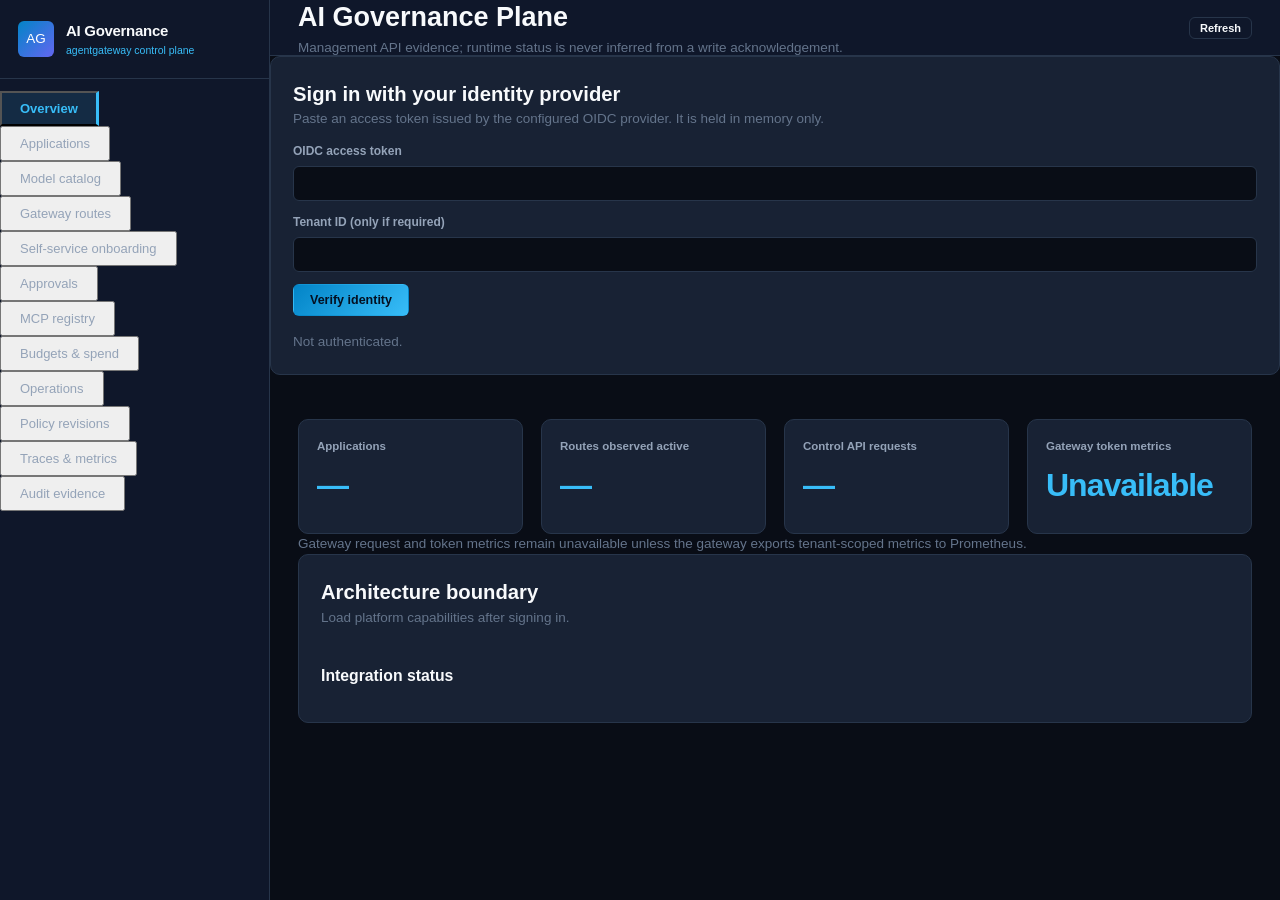
<file: ai-platform/apps/console/index.html>
<!DOCTYPE html>
<html lang="en">
<head>
  <meta charset="UTF-8">
  <meta name="viewport" content="width=device-width, initial-scale=1.0">
  <title>AI Governance Plane</title>
  <link rel="stylesheet" href="console.css">
</head>
<body>
  <div class="app-layout">
    <aside class="sidebar">
      <div class="sidebar-brand">
        <div class="brand-logo">AG</div>
        <div class="brand-text">
          <span class="brand-title">AI Governance</span>
          <span class="brand-subtitle">agentgateway control plane</span>
        </div>
      </div>
      <nav class="sidebar-nav" aria-label="Control plane sections">
        <button class="nav-link active" data-section="overview">Overview</button>
        <button class="nav-link" data-section="applications">Applications</button>
        <button class="nav-link" data-section="models">Model catalog</button>
        <button class="nav-link" data-section="routes">Gateway routes</button>
        <button class="nav-link" data-section="onboarding">Self-service onboarding</button>
        <button class="nav-link" data-section="approvals">Approvals</button>
        <button class="nav-link" data-section="mcp">MCP registry</button>
        <button class="nav-link" data-section="finops">Budgets & spend</button>
        <button class="nav-link" data-section="operations">Operations</button>
        <button class="nav-link" data-section="policies">Policy revisions</button>
        <button class="nav-link" data-section="traces">Traces & metrics</button>
        <button class="nav-link" data-section="audit">Audit evidence</button>
      </nav>
    </aside>

    <main class="main-content">
      <header class="topbar">
        <div>
          <h1>AI Governance Plane</h1>
          <p class="text-muted">Management API evidence; runtime status is never inferred from a write acknowledgement.</p>
        </div>
        <button class="btn btn-outline btn-sm" id="refresh-button">Refresh</button>
      </header>

      <section class="card" aria-labelledby="auth-heading">
        <h2 id="auth-heading">Sign in with your identity provider</h2>
        <p class="text-muted">Paste an access token issued by the configured OIDC provider. It is held in memory only.</p>
        <form id="auth-form" class="form-row">
          <label for="access-token">OIDC access token</label>
          <input id="access-token" class="form-input" type="password" autocomplete="off" required>
          <label for="tenant-context">Tenant ID (only if required)</label>
          <input id="tenant-context" class="form-input" type="text" autocomplete="off">
          <button class="btn btn-primary" type="submit">Verify identity</button>
        </form>
        <p id="auth-status" role="status" class="text-muted">Not authenticated.</p>
      </section>

      <p id="notice" role="status" aria-live="polite"></p>
      <div id="credential-result" class="card" hidden>
        <h3>One-time credential</h3>
        <p id="credential-state" class="text-muted"></p>
        <code id="credential-value"></code>
        <button id="copy-credential" class="btn btn-outline btn-sm">Copy</button>
        <button id="clear-credential" class="btn btn-outline btn-sm" type="button">Clear from screen</button>
        <p class="text-muted">Copy and store this securely now. It is not recoverable from the control plane after this response.</p>
      </div>

      <div class="tab-content">
        <section id="section-overview" class="tab-pane active">
          <div class="kpi-grid">
            <div class="kpi-card"><span class="kpi-label">Applications</span><span id="overview-apps" class="kpi-value">—</span></div>
            <div class="kpi-card"><span class="kpi-label">Routes observed active</span><span id="overview-routes" class="kpi-value">—</span></div>
            <div class="kpi-card"><span class="kpi-label">Control API requests</span><span id="overview-api-requests" class="kpi-value">—</span></div>
            <div class="kpi-card"><span class="kpi-label">Gateway token metrics</span><span id="overview-tokens" class="kpi-value">Unavailable</span></div>
          </div>
          <p class="text-muted">Gateway request and token metrics remain unavailable unless the gateway exports tenant-scoped metrics to Prometheus.</p>
          <section class="card" aria-labelledby="architecture-boundary-heading">
            <h2 id="architecture-boundary-heading">Architecture boundary</h2>
            <p id="control-plane-boundary" class="text-muted">Load platform capabilities after signing in.</p>
            <div id="ingress-capabilities" class="capability-grid"></div>
            <h3>Integration status</h3>
            <ul id="integration-capabilities" class="capability-list"></ul>
          </section>
        </section>

        <section id="section-applications" class="tab-pane">
          <h2>Applications</h2>
          <form id="application-form" class="card">
            <label for="application-name">Application name</label>
            <input id="application-name" class="form-input" required minlength="2" maxlength="64" pattern="[a-z0-9-]+">
            <label for="application-environment">Environment</label>
            <select id="application-environment" class="form-input">
              <option value="development">Development</option>
              <option value="staging">Staging</option>
              <option value="production">Production</option>
            </select>
            <label for="application-models">Allowed model names (comma-separated)</label>
            <input id="application-models" class="form-input" placeholder="claude-3-5-sonnet">
            <button class="btn btn-primary" type="submit">Register application</button>
          </form>
          <div class="table-container"><table class="data-table">
            <thead><tr><th>Name</th><th>Application ID</th><th>Environment</th><th>Models</th><th>Lifecycle</th><th>Key prefix</th></tr></thead>
            <tbody id="applications-table"></tbody>
          </table></div>
        </section>

        <section id="section-models" class="tab-pane">
          <h2>Approved model catalog</h2>
          <form id="model-form" class="card">
            <label for="model-name">Catalog name</label>
            <input id="model-name" class="form-input" required pattern="[a-z0-9][a-z0-9._-]{1,63}">
            <label for="model-provider">Provider</label>
            <select id="model-provider" class="form-input">
              <option value="anthropic">Anthropic</option><option value="openai">OpenAI</option>
              <option value="bedrock">Bedrock</option><option value="gemini">Gemini</option>
              <option value="vllm">vLLM</option>
            </select>
            <p id="model-capability-note" class="text-muted">Gateway-supported providers are determined by the active platform capability response.</p>
            <label for="provider-model">Provider model identifier</label>
            <input id="provider-model" class="form-input" required>
            <label for="provider-secret-ref">Kubernetes Secret reference (secret-name/key)</label>
            <input id="provider-secret-ref" class="form-input" required pattern="[a-z0-9][a-z0-9.-]*/[A-Za-z0-9._-]+">
            <button class="btn btn-primary" type="submit">Register model</button>
          </form>
          <div class="table-container"><table class="data-table">
            <thead><tr><th>Name</th><th>Provider</th><th>Provider model</th><th>Secret reference</th><th>State</th><th>Gateway routing</th></tr></thead>
            <tbody id="models-table"></tbody>
          </table></div>
        </section>

        <section id="section-routes" class="tab-pane">
          <h2>Gateway routes</h2>
          <form id="route-form" class="card">
            <label for="route-name">Route name</label>
            <input id="route-name" class="form-input" required pattern="[a-z0-9-]+">
            <label for="route-path">Path prefix</label>
            <input id="route-path" class="form-input" required placeholder="/v1/chat/completions">
            <label for="route-model">Primary model</label>
            <select id="route-model" class="form-input" required></select>
            <label for="guard-pattern">Optional request regex guard</label>
            <input id="guard-pattern" class="form-input" placeholder="Leave blank for no regex rule">
            <button class="btn btn-primary" type="submit">Validate and create route</button>
          </form>
          <div class="table-container"><table class="data-table">
            <thead><tr><th>Name</th><th>Path</th><th>Backend</th><th>State</th><th>Action</th></tr></thead>
            <tbody id="routes-table"></tbody>
          </table></div>
        </section>

        <section id="section-onboarding" class="tab-pane">
          <h2>Self-service onboarding</h2>
          <p class="text-muted">A reviewer must approve the request. Only its requester can complete it. Credentials are returned once.</p>
          <form id="onboarding-form" class="card">
            <label for="onboarding-name">Application name</label>
            <input id="onboarding-name" class="form-input" required minlength="2" maxlength="64" pattern="[a-z0-9-]+">
            <label for="onboarding-environment">Environment</label>
            <select id="onboarding-environment" class="form-input">
              <option value="development">Development</option><option value="staging">Staging</option><option value="production">Production</option>
            </select>
            <label for="onboarding-models">Requested model names (comma-separated)</label>
            <input id="onboarding-models" class="form-input">
            <label for="onboarding-quota">Requested monthly token quota (not enforced)</label>
            <input id="onboarding-quota" class="form-input" type="number" min="1" value="1000000">
            <button class="btn btn-primary" type="submit">Submit request</button>
          </form>
          <div class="table-container"><table class="data-table">
            <thead><tr><th>Application</th><th>Environment</th><th>Requester</th><th>Status</th><th>Application ID</th><th>Action</th></tr></thead>
            <tbody id="onboarding-table"></tbody>
          </table></div>
        </section>

        <section id="section-approvals" class="tab-pane">
          <h2>Approval requests</h2>
          <p class="text-muted">Only production application activation consumes approvals. Requesters cannot approve their own requests.</p>
          <form id="approval-form" class="card">
            <label for="approval-type">Request type</label>
            <select id="approval-type" class="form-input">
              <option value="application_activation">Production application activation</option>
              <option value="policy_change">Other policy request (record only)</option>
            </select>
            <label for="approval-resource">Target resource ID</label>
            <input id="approval-resource" class="form-input" required>
            <label for="approval-summary">Change summary</label>
            <input id="approval-summary" class="form-input" required>
            <label for="approval-diff">Proposed change</label>
            <textarea id="approval-diff" class="form-input" required></textarea>
            <button class="btn btn-primary" type="submit">Request approval</button>
          </form>
          <div class="table-container"><table class="data-table">
            <thead><tr><th>Type / target</th><th>Requester</th><th>Status</th><th>Decision</th><th>Action</th></tr></thead>
            <tbody id="approvals-table"></tbody>
          </table></div>
          <form id="activation-form" class="card">
            <h3>Activate approved production application</h3>
            <label for="activation-app">Application ID</label><input id="activation-app" class="form-input" required>
            <label for="activation-approval">Approved request ID</label><input id="activation-approval" class="form-input" required>
            <button class="btn btn-primary" type="submit">Activate and issue one-time key</button>
          </form>
        </section>

        <section id="section-mcp" class="tab-pane">
          <h2>MCP server registry</h2>
          <p class="text-muted">Discovery makes real HTTPS calls only to exact hosts in MCP_ALLOWED_HOSTS. Stored tool policies are not enforced by the gateway.</p>
          <form id="mcp-form" class="card">
            <label for="mcp-name">Server name</label><input id="mcp-name" class="form-input" required pattern="[a-z0-9-]+">
            <label for="mcp-url">HTTPS MCP endpoint</label><input id="mcp-url" class="form-input" type="url" required placeholder="https://mcp.example.com/rpc">
            <button class="btn btn-primary" type="submit">Register server</button>
          </form>
          <div class="table-container"><table class="data-table">
            <thead><tr><th>Name</th><th>Endpoint</th><th>Discovery</th><th>Tools</th><th>Policy enforcement</th><th>Action</th></tr></thead>
            <tbody id="mcp-table"></tbody>
          </table></div>
          <form id="mcp-policy-form" class="card">
            <h3>Store tool policy intent</h3>
            <label for="mcp-policy-server">Server ID</label><input id="mcp-policy-server" class="form-input" required>
            <label for="mcp-policy-tool">Tool name</label><input id="mcp-policy-tool" class="form-input" required>
            <label for="mcp-policy-cel">CEL expression</label><input id="mcp-policy-cel" class="form-input" value="true" required>
            <label for="mcp-policy-roles">Allowed roles (comma-separated)</label><input id="mcp-policy-roles" class="form-input">
            <button class="btn btn-primary" type="submit">Save policy intent</button>
          </form>
        </section>

        <section id="section-finops" class="tab-pane">
          <h2>Advisory budget</h2>
          <p class="text-muted">No request hard caps are enforced. Spend is shown only from a configured tenant-scoped Prometheus query; missing data is unknown.</p>
          <form id="budget-form" class="card">
            <label for="budget-monthly">Monthly budget (USD)</label><input id="budget-monthly" class="form-input" type="number" min="0.01" step="0.01" required>
            <label for="budget-threshold">Alert threshold (%)</label><input id="budget-threshold" class="form-input" type="number" min="1" max="100" value="80" required>
            <button class="btn btn-primary" type="submit">Save advisory budget</button>
          </form>
          <pre id="budget-status">Not loaded.</pre>
        </section>

        <section id="section-operations" class="tab-pane">
          <h2>Read-only route observations</h2>
          <p class="text-muted">This view reads controller/resource status. It does not repair drift or write Kubernetes resources.</p>
          <button id="refresh-drift" class="btn btn-outline">Refresh observations</button>
          <pre id="operations-output">Not queried.</pre>
        </section>

        <section id="section-policies" class="tab-pane">
          <h2>Route policy revisions</h2>
          <p class="text-muted">Rollback submits a new desired revision; it does not guarantee runtime recovery.</p>
          <form id="revisions-form" class="card">
            <label for="revision-route">Route ID</label><input id="revision-route" class="form-input" required>
            <button class="btn btn-outline" type="submit">Load revisions</button>
          </form>
          <label for="revision-source">Source revision to restore</label>
          <select id="revision-source" class="form-input"></select>
          <button id="rollback-button" class="btn btn-primary" type="button">Submit rollback</button>
          <pre id="revisions-output">No revisions loaded.</pre>
        </section>

        <section id="section-traces" class="tab-pane">
          <h2>Tempo traces</h2>
          <p class="text-muted">Only fields returned by Tempo are shown. Token counts and costs are not inferred.</p>
          <div class="table-container"><table class="data-table">
            <thead><tr><th>Trace ID</th><th>Service</th><th>Trace</th><th>Duration (ms)</th></tr></thead>
            <tbody id="traces-table"></tbody>
          </table></div>
          <h2>Prometheus metrics</h2>
          <pre id="metrics-output">Not queried.</pre>
        </section>

        <section id="section-audit" class="tab-pane">
          <h2>Tenant audit evidence</h2>
          <div class="table-container"><table class="data-table">
            <thead><tr><th>Time</th><th>Actor</th><th>Action</th><th>Resource</th><th>Event hash</th></tr></thead>
            <tbody id="audit-table"></tbody>
          </table></div>
        </section>
      </div>
    </main>
  </div>
  <script src="console.js"></script>
</body>
</html>
</file>
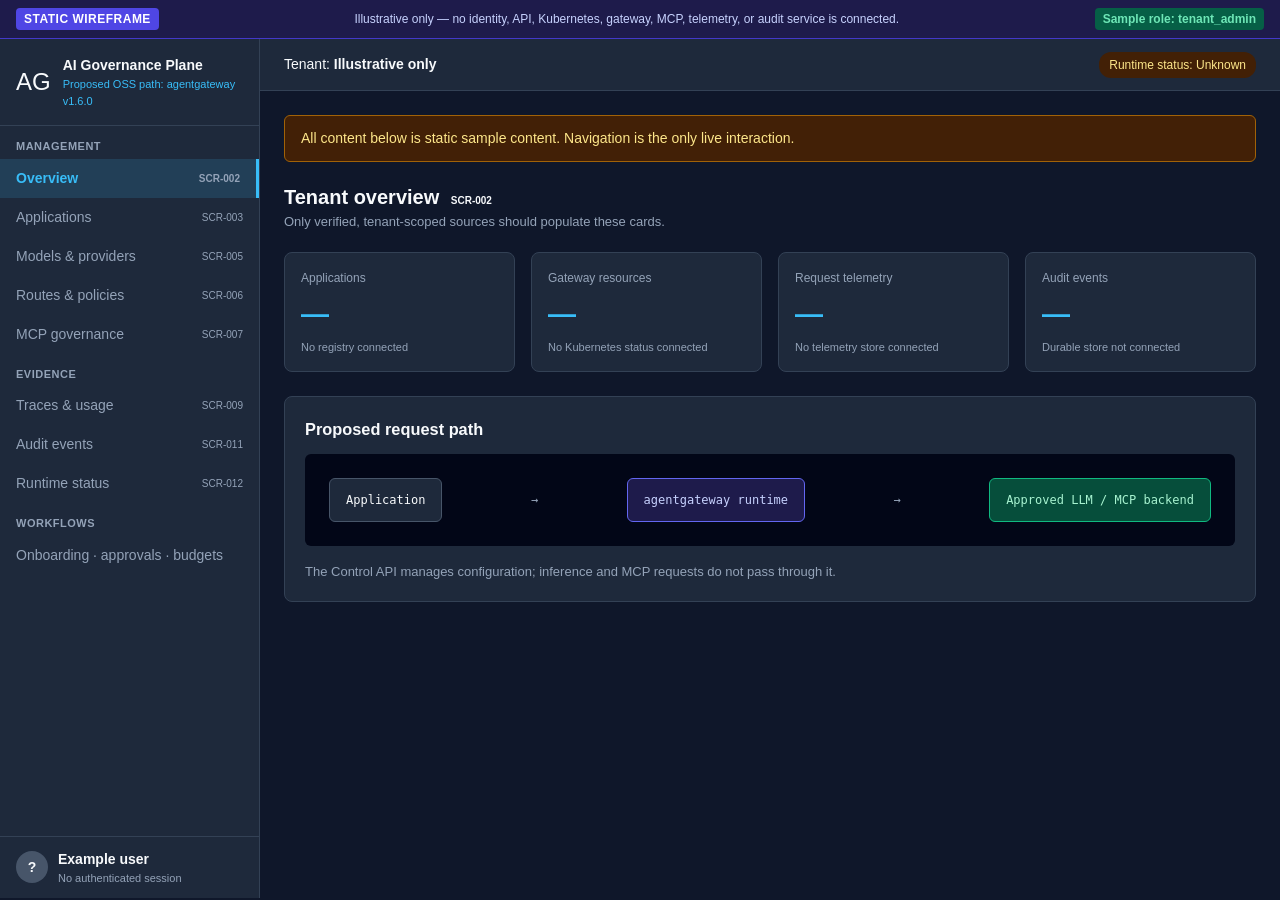
<file: ai-platform/docs/wireframes/prototype/index.html>
<!doctype html>
<html lang="en">
<head>
  <meta charset="utf-8">
  <meta name="viewport" content="width=device-width, initial-scale=1">
  <title>AI Governance Plane — Wireframe Prototype</title>
  <link rel="stylesheet" href="style.css">
</head>
<body>
  <div class="prototype-banner" role="note">
    <span class="banner-tag">STATIC WIREFRAME</span>
    <span class="banner-text">Illustrative only — no identity, API, Kubernetes, gateway, MCP, telemetry, or audit service is connected.</span>
    <span class="user-role-badge">Sample role: tenant_admin</span>
  </div>

  <div class="app-layout">
    <nav class="sidebar" aria-label="Primary navigation">
      <div class="brand">
        <div class="brand-icon" aria-hidden="true">AG</div>
        <div class="brand-name">AI Governance Plane<span class="brand-sub">Proposed OSS path: agentgateway v1.6.0</span></div>
      </div>
      <div class="nav-section">MANAGEMENT</div>
      <ul class="nav-links">
        <li><button class="nav-item active" data-screen="overview">Overview <span>SCR-002</span></button></li>
        <li><button class="nav-item" data-screen="applications">Applications <span>SCR-003</span></button></li>
        <li><button class="nav-item" data-screen="models">Models &amp; providers <span>SCR-005</span></button></li>
        <li><button class="nav-item" data-screen="routes">Routes &amp; policies <span>SCR-006</span></button></li>
        <li><button class="nav-item" data-screen="mcp">MCP governance <span>SCR-007</span></button></li>
      </ul>
      <div class="nav-section">EVIDENCE</div>
      <ul class="nav-links">
        <li><button class="nav-item" data-screen="traces">Traces &amp; usage <span>SCR-009</span></button></li>
        <li><button class="nav-item" data-screen="audit">Audit events <span>SCR-011</span></button></li>
        <li><button class="nav-item" data-screen="status">Runtime status <span>SCR-012</span></button></li>
      </ul>
      <div class="nav-section">WORKFLOWS</div>
      <ul class="nav-links">
        <li><button class="nav-item" data-screen="workflows">Onboarding · approvals · budgets</button></li>
      </ul>
      <div class="nav-footer">
        <div class="user-info">
          <div class="avatar" aria-hidden="true">?</div>
          <div class="details">
            <span class="name">Example user</span>
            <span class="email">No authenticated session</span>
          </div>
        </div>
      </div>
    </nav>

    <main class="content-area">
      <header class="top-header">
        <span>Tenant: <strong>Illustrative only</strong></span>
        <span class="gateway-status-pill status-unknown">Runtime status: Unknown</span>
      </header>

      <div class="view-container">
        <div id="prototypeMessage" class="prototype-note" role="status" aria-live="polite">
          All content below is static sample content. Navigation is the only live interaction.
        </div>

        <section id="screen-overview" class="view-section active">
          <div class="section-header">
            <div>
              <h2>Tenant overview <span class="tag">SCR-002</span></h2>
              <p class="subtitle">Only verified, tenant-scoped sources should populate these cards.</p>
            </div>
          </div>
          <div class="metrics-grid">
            <div class="metric-card"><span class="metric-title">Applications</span><span class="metric-value">—</span><span class="metric-meta">No registry connected</span></div>
            <div class="metric-card"><span class="metric-title">Gateway resources</span><span class="metric-value">—</span><span class="metric-meta">No Kubernetes status connected</span></div>
            <div class="metric-card"><span class="metric-title">Request telemetry</span><span class="metric-value">—</span><span class="metric-meta">No telemetry store connected</span></div>
            <div class="metric-card"><span class="metric-title">Audit events</span><span class="metric-value">—</span><span class="metric-meta">Durable store not connected</span></div>
          </div>
          <div class="card mt-4">
            <h3>Proposed request path</h3>
            <div class="topology-diagram">
              <div class="node client">Application</div>
              <div class="arrow">→</div>
              <div class="node gateway">agentgateway runtime</div>
              <div class="arrow">→</div>
              <div class="node upstream">Approved LLM / MCP backend</div>
            </div>
            <p class="subtitle mt-3">The Control API manages configuration; inference and MCP requests do not pass through it.</p>
          </div>
        </section>

        <section id="screen-applications" class="view-section">
          <div class="section-header"><div><h2>Applications <span class="tag">SCR-003 · F-002</span></h2><p class="subtitle">Tenant ownership is derived from authenticated membership, not a client-supplied tenant ID.</p></div></div>
          <div class="card">
            <p>No application data is connected.</p>
            <p class="subtitle mt-2">The separate API console supports eligible one-time issuance and approved production activation. This static prototype does not connect to it.</p>
            <button class="btn btn-primary mt-3" data-action="preview">Preview registration state</button>
          </div>
        </section>

        <section id="screen-models" class="view-section">
          <div class="section-header"><div><h2>Models &amp; providers <span class="tag">SCR-005 · F-004</span></h2><p class="subtitle">Store provider/model metadata and Secret references; never show secret plaintext.</p></div></div>
          <div class="card">
            <p>No approved backend catalog is connected.</p>
            <p class="subtitle mt-2">Provider health remains Unknown until verified by a real integration.</p>
            <button class="btn btn-primary mt-3" data-action="preview">Preview backend form</button>
          </div>
        </section>

        <section id="screen-routes" class="view-section">
          <div class="section-header"><div><h2>Routes &amp; policies <span class="tag">SCR-006 · F-005/F-006</span></h2><p class="subtitle">Desired resources are written to Kubernetes; the controller publishes observed status.</p></div></div>
          <div class="card">
            <div class="lifecycle-pipeline" aria-label="Proposed lifecycle">
              <div class="pipe-step completed">Draft</div>
              <div class="pipe-step completed">Validated</div>
              <div class="pipe-step active">Pending controller observation</div>
              <div class="pipe-step">Observed or rejected</div>
            </div>
            <p class="mt-3">A Kubernetes write acknowledgement is not runtime confirmation. No direct gateway admin apply endpoint is represented here.</p>
            <p class="subtitle mt-2">The API stores checksummed route revisions and can submit a rollback; live controller behavior is unverified. Production application activation has a separate approval workflow.</p>
            <button class="btn btn-primary mt-3" data-action="preview">Preview validation state</button>
          </div>
        </section>

        <section id="screen-mcp" class="view-section">
          <div class="section-header"><div><h2>MCP governance <span class="tag">SCR-007 · F-007</span></h2><p class="subtitle">Discovery and authorization require a real MCP server and pinned gateway integration.</p></div></div>
          <div class="card">
            <p>No MCP server is connected; no tools have been discovered.</p>
            <p class="subtitle mt-2">The API can discover tools from an allowlisted server and store policy intent. Policies are not published to or enforced by agentgateway. This prototype cannot test `tools/list` visibility or `tools/call` enforcement.</p>
            <button class="btn btn-primary mt-3" data-action="preview">Preview discovery states</button>
          </div>
        </section>

        <section id="screen-traces" class="view-section">
          <div class="section-header"><div><h2>Traces &amp; usage <span class="tag">SCR-009 · F-010</span></h2><p class="subtitle">Only actual gateway-generated telemetry should appear.</p></div></div>
          <div class="card"><p>No telemetry source is connected.</p><p class="subtitle mt-2">Missing token/usage fields are unavailable, not zero or estimated.</p></div>
        </section>

        <section id="screen-audit" class="view-section">
          <div class="section-header"><div><h2>Audit events <span class="tag">SCR-011 · F-012</span></h2><p class="subtitle">Durable management events, tenant-scoped and secret-redacted.</p></div></div>
          <div class="card"><p>No API or durable audit store is connected to this static prototype.</p><p class="subtitle mt-2">Persistent audit source exists in the API, but this is not presented as a compliance ledger or signed export.</p></div>
        </section>

        <section id="screen-status" class="view-section">
          <div class="section-header"><div><h2>Runtime status <span class="tag">SCR-012 · F-013</span></h2><p class="subtitle">Read actual Kubernetes resource/controller conditions.</p></div></div>
          <div class="card"><span class="status-badge">Unknown</span><p class="mt-2">No controller status source is connected to this static prototype. The API exposes read-only route observations; it does not reconcile or remediate drift.</p></div>
        </section>

        <section id="screen-workflows" class="view-section">
          <div class="section-header"><div><h2>API-backed workflows <span class="tag">Static prototype only</span></h2></div></div>
          <div class="card deferred-card">
            <h3>Available in the separate API console; not connected here</h3>
            <ul>
              <li>Self-service onboarding submission, review, and requester completion (F-003)</li>
              <li>Tenant-scoped approval decisions; only matching production application activation consumes approval (F-008)</li>
              <li>Advisory budgets and observed Prometheus spend when configured; no runtime hard caps (F-011)</li>
              <li>Checksummed route revisions and rollback submission; no guaranteed recovery (F-009)</li>
              <li>Read-only operational drift observations; no automated remediation (F-013)</li>
            </ul>
            <p class="subtitle mt-3">This page is illustrative and no action changes platform or gateway state.</p>
          </div>
        </section>
      </div>
    </main>
  </div>
  <script src="app.js"></script>
</body>
</html>
</file>
<file: ai-platform/apps/console/console.css>
/* Modern Dark-Mode Enterprise Design System for AI Governance Console */
:root {
  --bg-base: #090d16;
  --bg-surface: #0f172a;
  --bg-card: #182234;
  --bg-card-hover: #1e293b;
  --border-subtle: #27354a;
  --border-focus: #38bdf8;
  --text-primary: #f8fafc;
  --text-secondary: #94a3b8;
  --text-muted: #64748b;
  --accent-cyan: #38bdf8;
  --accent-indigo: #6366f1;
  --status-success: #10b981;
  --status-warning: #f59e0b;
  --status-danger: #ef4444;
  --status-info: #0ea5e9;
  --font-sans: 'Plus Jakarta Sans', -apple-system, sans-serif;
  --font-mono: 'JetBrains Mono', monospace;
  --radius-sm: 6px;
  --radius-md: 10px;
  --radius-lg: 16px;
  --shadow-sm: 0 1px 2px rgba(0,0,0,0.3);
  --shadow-md: 0 4px 6px -1px rgba(0,0,0,0.4);
}

* {
  box-sizing: border-box;
  margin: 0;
  padding: 0;
}

body {
  background-color: var(--bg-base);
  color: var(--text-primary);
  font-family: var(--font-sans);
  font-size: 13.5px;
  line-height: 1.5;
  -webkit-font-smoothing: antialiased;
}

/* Layout */
.app-layout {
  display: flex;
  height: 100vh;
  overflow: hidden;
}

/* Sidebar */
.sidebar {
  width: 270px;
  background-color: var(--bg-surface);
  border-right: 1px solid var(--border-subtle);
  display: flex;
  flex-direction: column;
}

.sidebar-brand {
  display: flex;
  align-items: center;
  gap: 12px;
  padding: 20px 18px;
  border-bottom: 1px solid var(--border-subtle);
}

.brand-logo {
  width: 36px;
  height: 36px;
  border-radius: var(--radius-sm);
  background: linear-gradient(135deg, #0284c7, #6366f1);
  display: flex;
  align-items: center;
  justify-content: center;
  color: #fff;
}

.brand-title {
  display: block;
  font-weight: 700;
  font-size: 15px;
  letter-spacing: -0.3px;
}

.brand-subtitle {
  display: block;
  font-size: 10.5px;
  color: var(--accent-cyan);
  font-weight: 500;
}

.tenant-switcher-card {
  padding: 12px 16px;
  background: rgba(15, 23, 42, 0.6);
  border-bottom: 1px solid var(--border-subtle);
}

.tenant-switcher-card label {
  display: block;
  font-size: 10px;
  font-weight: 700;
  text-transform: uppercase;
  color: var(--text-muted);
  margin-bottom: 4px;
}

.tenant-switcher-card select {
  width: 100%;
  padding: 6px 10px;
  background: var(--bg-card);
  border: 1px solid var(--border-subtle);
  border-radius: var(--radius-sm);
  color: var(--text-primary);
  font-size: 12px;
  font-family: inherit;
  outline: none;
}

.sidebar-nav {
  flex: 1;
  overflow-y: auto;
  padding: 12px 0;
}

.nav-category {
  padding: 10px 18px 4px 18px;
  font-size: 10px;
  font-weight: 700;
  color: var(--text-muted);
  text-transform: uppercase;
  letter-spacing: 0.8px;
}

.nav-link {
  display: flex;
  align-items: center;
  gap: 10px;
  padding: 8px 18px;
  color: var(--text-secondary);
  text-decoration: none;
  font-weight: 500;
  cursor: pointer;
  transition: all 0.15s ease;
  font-size: 13px;
}

.nav-link:hover {
  background: rgba(56, 189, 248, 0.06);
  color: var(--text-primary);
}

.nav-link.active {
  background: rgba(56, 189, 248, 0.12);
  color: var(--accent-cyan);
  border-right: 3px solid var(--accent-cyan);
  font-weight: 600;
}

.nav-link .badge {
  margin-left: auto;
  background: var(--status-danger);
  color: #fff;
  padding: 1px 6px;
  border-radius: 10px;
  font-size: 10px;
}

.sidebar-footer {
  padding: 14px 18px;
  border-top: 1px solid var(--border-subtle);
  background: rgba(15, 23, 42, 0.4);
}

.user-chip {
  display: flex;
  align-items: center;
  gap: 10px;
}

.user-avatar {
  width: 32px;
  height: 32px;
  border-radius: 50%;
  background: #334155;
  color: var(--accent-cyan);
  display: flex;
  align-items: center;
  justify-content: center;
  font-weight: 700;
  font-size: 12px;
}

.user-name {
  display: block;
  font-weight: 600;
  font-size: 12px;
}

.user-role {
  display: block;
  font-size: 10.5px;
  color: var(--text-muted);
}

/* Main Area */
.main-content {
  flex: 1;
  display: flex;
  flex-direction: column;
  overflow-y: auto;
}

.topbar {
  height: 56px;
  background: var(--bg-surface);
  border-bottom: 1px solid var(--border-subtle);
  padding: 0 28px;
  display: flex;
  align-items: center;
  justify-content: space-between;
}

.search-box {
  display: flex;
  align-items: center;
  gap: 8px;
  background: var(--bg-base);
  border: 1px solid var(--border-subtle);
  border-radius: var(--radius-sm);
  padding: 6px 12px;
  width: 380px;
}

.search-box input {
  background: transparent;
  border: none;
  color: var(--text-primary);
  font-family: inherit;
  font-size: 12.5px;
  width: 100%;
  outline: none;
}

.topbar-actions {
  display: flex;
  align-items: center;
  gap: 16px;
}

.gateway-status {
  display: flex;
  align-items: center;
  gap: 8px;
  background: rgba(16, 185, 129, 0.12);
  color: #34d399;
  border: 1px solid rgba(16, 185, 129, 0.3);
  padding: 4px 12px;
  border-radius: 20px;
  font-size: 11.5px;
  font-weight: 600;
}

.status-dot {
  width: 8px;
  height: 8px;
  border-radius: 50%;
  background: #34d399;
  box-shadow: 0 0 6px #34d399;
}

.tab-content {
  padding: 28px;
}

.tab-pane {
  display: none;
}

.tab-pane.active {
  display: block;
}

.page-header {
  display: flex;
  justify-content: space-between;
  align-items: flex-start;
  margin-bottom: 24px;
}

.page-header h1 {
  font-size: 22px;
  font-weight: 700;
  letter-spacing: -0.5px;
}

.text-muted { color: var(--text-muted); }
.text-success { color: #34d399; }
.text-warning { color: #fbbf24; }
.text-info { color: #38bdf8; }

/* KPI Cards */
.kpi-grid {
  display: grid;
  grid-template-columns: repeat(4, 1fr);
  gap: 18px;
}

.kpi-card {
  background: var(--bg-card);
  border: 1px solid var(--border-subtle);
  border-radius: var(--radius-md);
  padding: 18px;
  transition: transform 0.15s ease;
}

.kpi-card:hover {
  transform: translateY(-2px);
  border-color: var(--border-focus);
}

.capability-grid {
  display: grid;
  grid-template-columns: repeat(auto-fit, minmax(220px, 1fr));
  gap: 12px;
  margin: 14px 0 22px;
}

.capability-card {
  padding: 16px;
  border: 1px solid var(--border-subtle);
  border-radius: var(--radius-md);
  background: var(--bg-surface);
}

.capability-card strong,
.capability-state {
  display: block;
}

.capability-state {
  margin-top: 8px;
  color: var(--status-warning);
  font-weight: 700;
}

.capability-card p {
  margin-top: 8px;
}

.capability-list {
  display: grid;
  grid-template-columns: repeat(auto-fit, minmax(220px, 1fr));
  gap: 8px 24px;
  margin: 12px 0 0 20px;
  color: var(--text-secondary);
  text-transform: capitalize;
}

.kpi-label {
  display: block;
  font-size: 11.5px;
  color: var(--text-secondary);
  font-weight: 600;
}

.kpi-value {
  display: block;
  font-size: 32px;
  font-weight: 800;
  color: var(--accent-cyan);
  margin: 6px 0;
  letter-spacing: -1px;
}

.kpi-meta {
  display: block;
  font-size: 11px;
  font-weight: 500;
}

/* Card */
.card {
  background: var(--bg-card);
  border: 1px solid var(--border-subtle);
  border-radius: var(--radius-md);
  padding: 22px;
  margin-bottom: 16px;
}

.card label {
  display: block;
  margin: 12px 0 6px;
  color: var(--text-secondary);
  font-weight: 600;
}

.card .form-input {
  display: block;
  margin-bottom: 12px;
}

.card textarea.form-input {
  min-height: 88px;
  resize: vertical;
}

.card h3 {
  margin-bottom: 8px;
}

.card-header {
  display: flex;
  justify-content: space-between;
  align-items: center;
  margin-bottom: 16px;
}

.mt-2 { margin-top: 8px; }
.mt-3 { margin-top: 16px; }
.mt-4 { margin-top: 24px; }

/* Buttons */
.btn {
  display: inline-flex;
  align-items: center;
  justify-content: center;
  padding: 8px 16px;
  font-size: 12.5px;
  font-weight: 600;
  font-family: inherit;
  border-radius: var(--radius-sm);
  cursor: pointer;
  border: 1px solid transparent;
  transition: all 0.15s ease;
}

.btn-primary {
  background: linear-gradient(135deg, #0284c7, #38bdf8);
  color: #041021;
}

.btn-primary:hover {
  opacity: 0.95;
}

.btn-secondary {
  background: var(--bg-card-hover);
  color: var(--text-primary);
  border-color: var(--border-subtle);
}

.btn-outline {
  background: transparent;
  border-color: var(--border-subtle);
  color: var(--text-primary);
}

.btn-outline:hover {
  background: var(--bg-card-hover);
}

.btn-sm {
  padding: 4px 10px;
  font-size: 11px;
}

/* Tables */
.table-container {
  background: var(--bg-card);
  border: 1px solid var(--border-subtle);
  border-radius: var(--radius-md);
  margin-bottom: 16px;
  overflow-x: auto;
}

.data-table {
  width: 100%;
  border-collapse: collapse;
}

.data-table th, .data-table td {
  padding: 14px 18px;
  text-align: left;
  border-bottom: 1px solid var(--border-subtle);
}

.data-table th {
  background: rgba(15, 23, 42, 0.8);
  font-size: 10.5px;
  font-weight: 700;
  text-transform: uppercase;
  color: var(--text-muted);
  letter-spacing: 0.5px;
}

.data-table td code {
  background: #090d16;
  padding: 3px 6px;
  border-radius: 4px;
  color: var(--accent-cyan);
  font-family: var(--font-mono);
  font-size: 11.5px;
}

/* Badges */
.badge {
  display: inline-block;
  padding: 3px 8px;
  border-radius: 4px;
  font-size: 10px;
  font-weight: 700;
  text-transform: uppercase;
}

.badge-success { background: rgba(16, 185, 129, 0.15); color: #34d399; }
.badge-danger { background: rgba(239, 68, 68, 0.15); color: #f87171; }
.badge-warning { background: rgba(245, 158, 11, 0.15); color: #fbbf24; }

/* Architecture Visual */
.architecture-visual {
  display: flex;
  align-items: center;
  justify-content: space-between;
  background: #080c14;
  padding: 24px;
  border-radius: var(--radius-sm);
  border: 1px dashed var(--border-subtle);
}

.arch-box {
  padding: 16px 20px;
  border-radius: var(--radius-sm);
  text-align: center;
  flex: 1;
  max-width: 240px;
}

.arch-box strong { display: block; font-size: 13px; margin-bottom: 4px; }
.arch-box small { display: block; font-size: 11px; color: var(--text-muted); }

.client-box { background: #131c2e; border: 1px solid #334155; }
.gateway-box { background: #1a1638; border: 1px solid #6366f1; color: #c7d2fe; }
.llm-box { background: #064030; border: 1px solid #10b981; color: #a7f3d0; }

.arch-arrow {
  text-align: center;
  font-size: 18px;
  color: var(--text-muted);
}

.arch-arrow span {
  display: block;
  font-size: 10px;
  color: var(--accent-cyan);
  margin-bottom: 2px;
}

/* Wizard */
.wizard-box {
  background: var(--bg-card);
  border: 1px solid var(--border-subtle);
  border-radius: var(--radius-md);
  padding: 28px;
  max-width: 800px;
}

.wizard-steps-header {
  display: flex;
  gap: 12px;
  margin-bottom: 24px;
}

.step-chip {
  flex: 1;
  padding: 8px 12px;
  background: var(--bg-surface);
  border: 1px solid var(--border-subtle);
  border-radius: var(--radius-sm);
  text-align: center;
  font-size: 12px;
  font-weight: 600;
  color: var(--text-muted);
}

.step-chip.active {
  background: rgba(56, 189, 248, 0.12);
  border-color: var(--accent-cyan);
  color: var(--accent-cyan);
}

.form-row {
  margin-bottom: 16px;
}

.form-row label {
  display: block;
  font-size: 12px;
  font-weight: 600;
  margin-bottom: 6px;
}

.form-input {
  width: 100%;
  padding: 9px 12px;
  background: var(--bg-base);
  border: 1px solid var(--border-subtle);
  border-radius: var(--radius-sm);
  color: var(--text-primary);
  font-family: inherit;
  font-size: 13px;
}

pre {
  overflow: auto;
  padding: 14px;
  background: var(--bg-card);
  border: 1px solid var(--border-subtle);
  border-radius: var(--radius-sm);
  color: var(--text-secondary);
  white-space: pre-wrap;
  overflow-wrap: anywhere;
}

.checkbox-group {
  display: flex;
  flex-direction: column;
  gap: 10px;
}

.checkbox-group label {
  display: flex;
  align-items: center;
  gap: 8px;
  cursor: pointer;
}

.key-box {
  background: #040812;
  border: 1px dashed var(--accent-cyan);
  padding: 14px 18px;
  border-radius: var(--radius-sm);
  display: flex;
  align-items: center;
  justify-content: space-between;
  margin-top: 12px;
}

.key-box code {
  color: #38bdf8;
  font-family: var(--font-mono);
  font-size: 13px;
}

.code-preview {
  background: #040812;
  padding: 14px;
  border-radius: var(--radius-sm);
  font-family: var(--font-mono);
  font-size: 11.5px;
  color: #cbd5e1;
  overflow-x: auto;
}
</file>
<file: ai-platform/docs/wireframes/prototype/style.css>
/* AI Governance Plane — Wireframe Prototype Styles */
:root {
  --bg-primary: #0f172a;
  --bg-secondary: #1e293b;
  --bg-tertiary: #334155;
  --text-main: #f8fafc;
  --text-muted: #94a3b8;
  --accent: #38bdf8;
  --accent-hover: #0ea5e9;
  --success: #10b981;
  --warning: #f59e0b;
  --danger: #ef4444;
  --border-color: #334155;
  --font-family: -apple-system, BlinkMacSystemFont, "Segoe UI", Roboto, Helvetica, Arial, sans-serif;
}

* {
  box-sizing: border-box;
  margin: 0;
  padding: 0;
}

body {
  background-color: var(--bg-primary);
  color: var(--text-main);
  font-family: var(--font-family);
  font-size: 14px;
  line-height: 1.5;
}

/* Banner */
.prototype-banner {
  background: #1e1b4b;
  border-bottom: 1px solid #4338ca;
  color: #c7d2fe;
  padding: 8px 16px;
  display: flex;
  align-items: center;
  justify-content: space-between;
  font-size: 12px;
}

.banner-tag {
  background: #4f46e5;
  color: #ffffff;
  padding: 2px 8px;
  border-radius: 4px;
  font-weight: 700;
  letter-spacing: 0.5px;
}

.tenant-selector {
  display: flex;
  align-items: center;
  gap: 8px;
}

.tenant-selector select {
  background: var(--bg-secondary);
  color: var(--text-main);
  border: 1px solid var(--border-color);
  padding: 3px 8px;
  border-radius: 4px;
}

.user-role-badge {
  background: #065f46;
  color: #6ee7b7;
  padding: 2px 8px;
  border-radius: 4px;
  font-weight: 600;
}

/* Layout */
.app-layout {
  display: flex;
  height: calc(100vh - 41px);
}

/* Sidebar */
.sidebar {
  width: 260px;
  background-color: var(--bg-secondary);
  border-right: 1px solid var(--border-color);
  display: flex;
  flex-direction: column;
}

.brand {
  display: flex;
  align-items: center;
  gap: 12px;
  padding: 16px;
  border-bottom: 1px solid var(--border-color);
}

.brand-icon {
  font-size: 24px;
}

.brand-name {
  font-size: 14px;
  font-weight: 700;
  color: var(--text-main);
}

.brand-sub {
  display: block;
  font-size: 11px;
  font-weight: 400;
  color: var(--accent);
}

.nav-section {
  padding: 12px 16px 4px 16px;
  font-size: 11px;
  font-weight: 700;
  color: var(--text-muted);
  letter-spacing: 0.5px;
}

.nav-links {
  list-style: none;
}

.nav-item {
  display: flex;
  align-items: center;
  gap: 10px;
  padding: 9px 16px;
  cursor: pointer;
  color: var(--text-muted);
  transition: all 0.15s ease;
  font-size: 13px;
}

.nav-item:hover {
  background-color: rgba(56, 189, 248, 0.08);
  color: var(--text-main);
}

.nav-item.active {
  background-color: rgba(56, 189, 248, 0.15);
  color: var(--accent);
  border-right: 3px solid var(--accent);
  font-weight: 600;
}

.nav-item .badge {
  margin-left: auto;
  background: var(--danger);
  color: white;
  padding: 1px 6px;
  border-radius: 10px;
  font-size: 11px;
}

.nav-footer {
  margin-top: auto;
  padding: 12px 16px;
  border-top: 1px solid var(--border-color);
}

.user-info {
  display: flex;
  align-items: center;
  gap: 10px;
}

.avatar {
  width: 32px;
  height: 32px;
  border-radius: 50%;
  background: #475569;
  display: flex;
  align-items: center;
  justify-content: center;
  font-weight: 700;
}

.details .name {
  display: block;
  font-weight: 600;
}

.details .email {
  display: block;
  font-size: 11px;
  color: var(--text-muted);
}

/* Main Content */
.content-area {
  flex: 1;
  display: flex;
  flex-direction: column;
  overflow-y: auto;
}

.top-header {
  height: 52px;
  background: var(--bg-secondary);
  border-bottom: 1px solid var(--border-color);
  padding: 0 24px;
  display: flex;
  align-items: center;
  justify-content: space-between;
}

.journey-shortcuts {
  display: flex;
  align-items: center;
  gap: 8px;
}

.journey-label {
  font-size: 12px;
  color: var(--text-muted);
  font-weight: 600;
}

.gateway-status-pill {
  font-size: 12px;
  display: flex;
  align-items: center;
  gap: 8px;
  background: #064e3b;
  color: #a7f3d0;
  padding: 4px 10px;
  border-radius: 12px;
}

.status-indicator.live {
  width: 8px;
  height: 8px;
  border-radius: 50%;
  background: #34d399;
  box-shadow: 0 0 6px #34d399;
}

.view-container {
  padding: 24px;
}

.view-section {
  display: none;
}

.view-section.active {
  display: block;
}

.section-header {
  display: flex;
  justify-content: space-between;
  align-items: center;
  margin-bottom: 20px;
}

.section-header h2 {
  font-size: 20px;
  font-weight: 700;
}

.subtitle {
  color: var(--text-muted);
  font-size: 13px;
}

/* Cards & Grids */
.metrics-grid {
  display: grid;
  grid-template-columns: repeat(4, 1fr);
  gap: 16px;
}

.metric-card {
  background: var(--bg-secondary);
  border: 1px solid var(--border-color);
  border-radius: 8px;
  padding: 16px;
}

.metric-title {
  display: block;
  font-size: 12px;
  color: var(--text-muted);
  margin-bottom: 6px;
}

.metric-value {
  display: block;
  font-size: 28px;
  font-weight: 700;
  color: var(--accent);
}

.metric-meta {
  display: block;
  font-size: 11px;
  color: var(--text-muted);
  margin-top: 4px;
}

.card {
  background: var(--bg-secondary);
  border: 1px solid var(--border-color);
  border-radius: 8px;
  padding: 20px;
}

.card-grid {
  display: grid;
  grid-template-columns: repeat(2, 1fr);
  gap: 16px;
}

.mt-2 { margin-top: 8px; }
.mt-3 { margin-top: 16px; }
.mt-4 { margin-top: 24px; }

/* Tables */
.table-card {
  background: var(--bg-secondary);
  border: 1px solid var(--border-color);
  border-radius: 8px;
  overflow: hidden;
}

table {
  width: 100%;
  border-collapse: collapse;
}

th, td {
  padding: 12px 16px;
  text-align: left;
  border-bottom: 1px solid var(--border-color);
}

th {
  background: #182234;
  font-size: 11px;
  font-weight: 700;
  color: var(--text-muted);
  text-transform: uppercase;
}

td code {
  background: #0f172a;
  padding: 2px 6px;
  border-radius: 4px;
  color: #38bdf8;
  font-family: monospace;
}

/* Badges & Tags */
.status-badge {
  display: inline-block;
  padding: 2px 8px;
  border-radius: 4px;
  font-size: 11px;
  font-weight: 600;
}

.status-badge.active {
  background: rgba(16, 185, 129, 0.2);
  color: #34d399;
}

.tag {
  display: inline-block;
  padding: 2px 6px;
  border-radius: 4px;
  font-size: 10px;
  font-weight: 700;
  text-transform: uppercase;
}

.tag-prod { background: #7f1d1d; color: #fca5a5; }
.tag-dev { background: #1e3a8a; color: #93c5fd; }
.tag-mask { background: #3730a3; color: #c7d2fe; }

/* Buttons */
.btn {
  display: inline-flex;
  align-items: center;
  justify-content: center;
  padding: 7px 14px;
  font-size: 13px;
  font-weight: 600;
  border-radius: 6px;
  cursor: pointer;
  border: 1px solid transparent;
  transition: all 0.15s ease;
}

.btn-primary { background: var(--accent); color: #0f172a; }
.btn-primary:hover { background: var(--accent-hover); }
.btn-secondary { background: var(--bg-tertiary); color: var(--text-main); }
.btn-outline { background: transparent; border-color: var(--border-color); color: var(--text-main); }
.btn-outline:hover { background: var(--bg-tertiary); }
.btn-success { background: var(--success); color: white; }
.btn-danger { background: var(--danger); color: white; }
.btn-sm { padding: 4px 8px; font-size: 11px; }

/* Wizard */
.wizard-steps {
  display: flex;
  gap: 12px;
}

.wizard-steps .step {
  flex: 1;
  padding: 8px 12px;
  background: var(--bg-secondary);
  border: 1px solid var(--border-color);
  border-radius: 6px;
  color: var(--text-muted);
  font-size: 12px;
  text-align: center;
}

.wizard-steps .step.active {
  background: rgba(56, 189, 248, 0.15);
  border-color: var(--accent);
  color: var(--accent);
  font-weight: 700;
}

.form-group {
  margin-bottom: 14px;
}

.form-group label {
  display: block;
  font-size: 12px;
  font-weight: 600;
  margin-bottom: 6px;
}

.form-control {
  width: 100%;
  padding: 8px 12px;
  background: #0f172a;
  border: 1px solid var(--border-color);
  border-radius: 6px;
  color: var(--text-main);
  font-size: 13px;
}

.key-display-box {
  display: flex;
  align-items: center;
  gap: 12px;
  background: #020617;
  border: 1px dashed var(--accent);
  padding: 12px 16px;
  border-radius: 6px;
  margin-top: 10px;
}

.code-block {
  background: #020617;
  padding: 12px;
  border-radius: 6px;
  color: #38bdf8;
  font-family: monospace;
  font-size: 12px;
  overflow-x: auto;
}

/* Modals */
.modal-overlay {
  position: fixed;
  top: 0; left: 0; right: 0; bottom: 0;
  background: rgba(0, 0, 0, 0.7);
  display: flex;
  align-items: center;
  justify-content: center;
  z-index: 1000;
}

.modal-box {
  background: var(--bg-secondary);
  border: 1px solid var(--border-color);
  border-radius: 8px;
  width: 600px;
  max-width: 90vw;
  padding: 24px;
}

.modal-header {
  display: flex;
  justify-content: space-between;
  align-items: center;
  border-bottom: 1px solid var(--border-color);
  padding-bottom: 12px;
}

.close-btn {
  background: transparent;
  border: none;
  font-size: 20px;
  color: var(--text-muted);
  cursor: pointer;
}

/* Lifecycle Pipeline */
.lifecycle-pipeline {
  display: flex;
  gap: 6px;
}

.pipe-step {
  flex: 1;
  text-align: center;
  padding: 6px;
  border-radius: 4px;
  background: #0f172a;
  font-size: 11px;
  color: var(--text-muted);
}

.pipe-step.completed { background: #064e3b; color: #a7f3d0; }
.pipe-step.active { background: #1e3a8a; color: #93c5fd; font-weight: 700; border: 1px solid var(--accent); }

.diff-code {
  background: #020617;
  padding: 12px;
  border-radius: 6px;
  font-family: monospace;
  font-size: 12px;
  color: #f1f5f9;
}

.diff-code .diff-add { color: #4ade80; }
.diff-code .diff-del { color: #f87171; }

.topology-diagram {
  display: flex;
  align-items: center;
  justify-content: space-between;
  background: #020617;
  padding: 24px;
  border-radius: 6px;
  margin-top: 12px;
  font-family: monospace;
  font-size: 12px;
}

.topology-diagram .node {
  padding: 12px 16px;
  border-radius: 6px;
  text-align: center;
}

.topology-diagram .node.client { background: #1e293b; border: 1px solid #475569; }
.topology-diagram .node.gateway { background: #1e1b4b; border: 1px solid #6366f1; color: #c7d2fe; }
.topology-diagram .node.upstream { background: #064e3b; border: 1px solid #10b981; color: #a7f3d0; }
.topology-diagram .arrow { color: #94a3b8; }

.nav-item {
  width: 100%;
  border: 0;
  background: transparent;
  text-align: left;
  font: inherit;
}

.nav-item span {
  margin-left: auto;
  color: var(--text-muted);
  font-size: 10px;
}

.status-unknown {
  background: #422006;
  color: #fde68a;
}

.prototype-note,
.deferred-card {
  margin-bottom: 20px;
  padding: 12px 16px;
  border: 1px solid #a16207;
  border-radius: 6px;
  background: #422006;
  color: #fde68a;
}

.deferred-card ul {
  margin: 12px 0 0 20px;
}

.deferred-card li {
  margin: 6px 0;
}

@media (max-width: 900px) {
  .app-layout {
    height: auto;
    min-height: calc(100vh - 41px);
  }

  .sidebar {
    width: 220px;
  }

  .top-header {
    height: auto;
    min-height: 52px;
    gap: 12px;
    flex-wrap: wrap;
    padding: 12px 16px;
  }

  .metrics-grid {
    grid-template-columns: repeat(2, 1fr);
  }

  .topology-diagram {
    gap: 12px;
    flex-wrap: wrap;
  }
}

@media (max-width: 640px) {
  .prototype-banner {
    align-items: flex-start;
    flex-direction: column;
    gap: 6px;
  }

  .app-layout {
    display: block;
  }

  .sidebar {
    width: auto;
  }

  .nav-footer {
    display: none;
  }

  .metrics-grid {
    grid-template-columns: 1fr;
  }

  .view-container {
    padding: 16px;
  }
}
</file>
